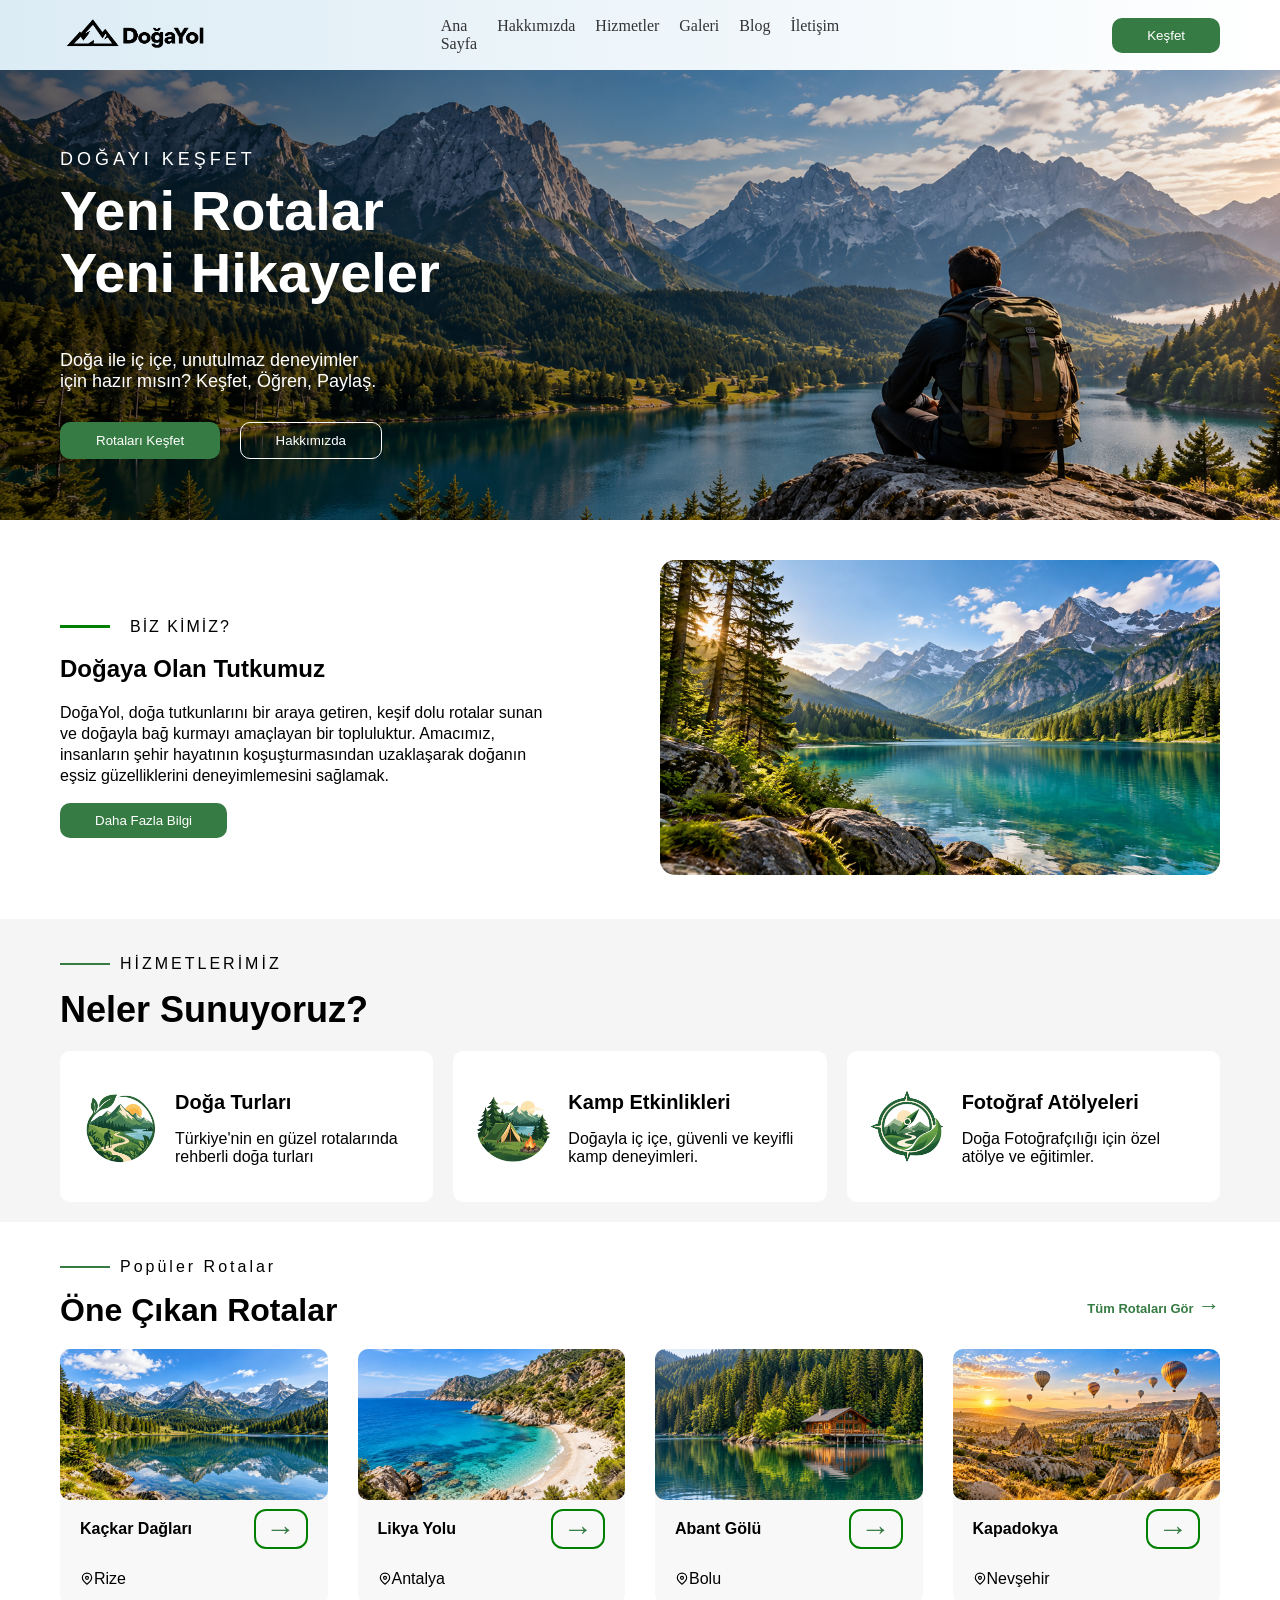
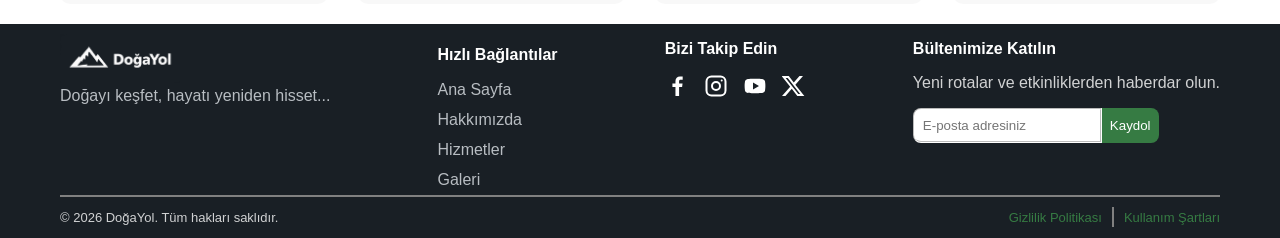
<file: index.html>
<!DOCTYPE html>
<html lang="tr">

<head>
    <meta charset="UTF-8">
    <meta name="viewport" content="width=device-width, initial-scale=1.0">
    <title>Doğa Yol</title>
    <link rel="stylesheet" href="./css/nav_bar_style.css">
    <link rel="stylesheet" href="./css/hero_section_style.css">
    <link rel="stylesheet" href="./css/about_section_style.css">
    <link rel="stylesheet" href="./css/services_section_style.css">
    <link rel="stylesheet" href="./css/route_section_style.css">
    <link rel="stylesheet" href="./css/footer_style.css">
    <link rel="stylesheet" href="./css/media.css">
</head>

<body style="margin: 0px;">
    <nav class="navbar">
        <span class="logo">
            <img src="./pictures/DogaYol_Logo.png" alt="Doğa Yol">
        </span>

        <div class="menu">
            <a href="#">Ana Sayfa</a>
            <a href="#">Hakkımızda</a>
            <a href="#">Hizmetler</a>
            <a href="#">Galeri</a>
            <a href="#">Blog</a>
            <a href="#">İletişim</a>
        </div>

        <div class="nav_right">
            <button class="kesfet-btn">Keşfet</button>
            <button class="hamburger" aria-label="Menüyü Aç">
                <span></span>
                <span></span>
                <span></span>
            </button>
        </div>
    </nav>

    <section class="hero">
        <div class="phrase">

            <p class="phrase-top">DOĞAYI KEŞFET</p>
            <h1>Yeni Rotalar <br>Yeni Hikayeler</h1>

            <p class="phrase-mid">Doğa ile iç içe, unutulmaz deneyimler için hazır mısın? Keşfet, Öğren, Paylaş.</p>

            <div class="hero-buttons">
                <button class="primary-btn">Rotaları Keşfet</button>
                <button class="secondary-btn">Hakkımızda</button>
            </div>

        </div>
    </section>

    <section class="about">

        <div class="about-body">
            <p class="about-top">
                <span></span>
                BİZ KİMİZ?
            </p>

            <h2>Doğaya Olan Tutkumuz</h2>

            <p class="about-phrase">
                DoğaYol, doğa tutkunlarını bir araya getiren,
                keşif dolu rotalar sunan ve doğayla bağ kurmayı amaçlayan bir topluluktur.
                Amacımız, insanların şehir hayatının koşuşturmasından uzaklaşarak doğanın eşsiz
                güzelliklerini deneyimlemesini sağlamak.
            </p>

            <button class="about-button">Daha Fazla Bilgi</button>
        </div>

        <div class="about-image">
            <img src="./pictures/Turkuaz Göl ve Dağların Huzuru.png" alt="Huzuru Keşfet">
        </div>

    </section>

    <section class="services">

        <div class="services-başlıklar">
            <div class="services-bslk1">
                <span></span>
                <p> HİZMETLERİMİZ </p>
            </div>

            <h3 class="services-bslk2"> Neler Sunuyoruz? </h3>
        </div>

        <div class="services-cards">

            <div class="card1 card">
                <img src="./pictures/Doğa Turları.png" alt="Doğa Turları">
                <div>
                    <p class="card-bslk">Doğa Turları</p>
                    <p>Türkiye'nin en güzel rotalarında rehberli doğa turları</p>
                </div>
            </div>

            <div class="card2 card">
                <img src="./pictures/Kamp Turları.png" alt="Kamp Turları">
                <div>
                    <p class="card-bslk"> Kamp Etkinlikleri</p>
                    <p>Doğayla iç içe, güvenli ve keyifli kamp deneyimleri.</p>
                </div>
            </div>

            <div class="card3 card">
                <img src="./pictures/Fotoğraf Atölyeleri.png" alt="Fotoğraf Atölyeleri">
                <div>
                    <p class="card-bslk">Fotoğraf Atölyeleri</p>
                    <p>Doğa Fotoğrafçılığı için özel atölye ve eğitimler.</p>
                </div>
            </div>
        </div>

    </section>

    <section class="route">

        <div class="route-top">

            <div class="top-left">

                <div class="top-left-up">
                    <span></span>
                    <p>Popüler Rotalar</p>
                </div>
                <h4 class="top-left-bot">Öne Çıkan Rotalar</h4>

            </div>

            <div class="top-right">
                <a href="#">Tüm Rotaları Gör</a>
            </div>

        </div>

        <div class="route-bot">

            <div class="route-bot-1 route-card">
                <img src="./pictures/Kaçkar Dağları.png" alt=" Kaçkar Dağları">
                <div class="route-card-heading">
                    <p class="yer">Kaçkar Dağları</p>
                    <a class="route-arrow" href="#" aria-label="Kaçkar Dağları rotasını görüntüle">→</a>
                </div>

                <div class="şehir">
                    <p>Rize</p>
                </div>
            </div>

            <div class="route-bot-2 route-card">
                <img src="./pictures/Likya Yolu.png" alt="Likya Yolu">
                <div class="route-card-heading">
                    <p class="yer">Likya Yolu</p>
                    <a class="route-arrow" href="#" aria-label="Likya Yolu rotasını görüntüle">→</a>
                </div>

                <div class="şehir">
                    <p>Antalya</p>
                </div>
            </div>

            <div class="route-bot-3 route-card">
                <img src="./pictures/Abant Gölü.png" alt="Abant Gölü">
                <div class="route-card-heading">
                    <p class="yer">Abant Gölü</p>
                    <a class="route-arrow" href="#" aria-label="Abant Gölü rotasını görüntüle">→</a>
                </div>

                <div class="şehir">
                    <p>Bolu</p>
                </div>
            </div>

            <div class="route-bot-4 route-card">
                <img src="./pictures/Kapadokya.png" alt="Kapadokya">
                <div class="route-card-heading">
                    <p class="yer">Kapadokya</p>
                    <a class="route-arrow" href="#" aria-label="Kapadokya rotasını görüntüle">→</a>
                </div>

                <div class="şehir">
                    <p>Nevşehir</p>
                </div>
            </div>

        </div>
    </section>

    <footer class="footer">

        <div class="row-1">

            <div class="footer-1">
                <img src="./pictures/DogaYol_Logo_White.png" alt="Doğa Yol">
                <p>Doğayı keşfet, hayatı yeniden hisset...</p>
            </div>

            <div class="footer-2">
                <p class="head">Hızlı Bağlantılar</p>
                <a href="#">Ana Sayfa</a>
                <a href="#">Hakkımızda</a>
                <a href="#">Hizmetler</a>
                <a href="#">Galeri</a>
            </div>

            <div class="footer-3">
                <p class="head">Bizi Takip Edin</p>
                <div id="icons">

                    <a href="#">
                        <img src="./pictures/facebook.svg" alt="facebook">
                    </a>
                    <a href="#">
                        <img id="ig" src="./pictures/instagram.svg" alt="Instagram">
                    </a>
                    <a href="#">
                        <img id="yt" src="./pictures/youtube.svg" alt="YouTube">
                    </a>
                    <a href="#">
                        <img id="x" src="./pictures/x.svg" alt="X">
                    </a>
                </div>
            </div>

            <div class="footer-4">
                <p class="head">Bültenimize Katılın</p>
                <p>Yeni rotalar ve etkinliklerden haberdar olun.</p>

                <div class="panel">
                    <input type="email" placeholder="E-posta adresiniz">
                    <button>Kaydol</button>
                </div>

            </div>
        </div>

        <span class="row-2"> </span>

        <div class="row-3">
            <p> &copy; 2026 DoğaYol. Tüm hakları saklıdır.</p>
            <div class="row-3-right">
                <a href="#">Gizlilik Politikası</a>
                <span></span>
                <a href="#">Kullanım Şartları</a>
            </div>
        </div>

    </footer>



</body>

</html>
</file>
<file: css/nav_bar_style.css>
.navbar {
    padding: 0 60px;
    height: 70px;
    display: flex;
    justify-content: space-between;
    align-items: center;
    position: relative;
    background: linear-gradient(to right, #DCECF5, #FFFFFF);
}

.nav_right {
    display: flex;
    flex: 1;
    justify-content: flex-end;
}

.kesfet-btn {
    background-color: #367B43;
    padding: 10px 35px;
    border-radius: 10px;
    border: none;
    color: white;
    cursor: pointer;
}

/* buton üstüne gelince yazının yeşile dönmesini sağladık */
.kesfet-btn:hover {
    color: #367B43;
    background-color: wheat;
}

.hamburger:focus-visible {
    outline-color: #367B43;
    outline-style: solid;
    outline-width: 2px;
}

.logo {
    flex: 1;
}

.logo img {
    width: 150px;
    height: auto;
}

.menu {
    display: flex;
    gap: 20px;
    justify-content: center;
    flex: 1;
    min-width: 0;
}

.menu a {
    color: #333;
    text-decoration: none;
    font-weight: 500;
}

.hamburger {
    display: none;
    flex-direction: column;
    gap: 5px;
    border: none;
    background-color: transparent;
    padding: 12px;
    cursor: pointer;
}

.hamburger span {
    display: block;
    width: 30px;
    height: 3px;
    background-color: #367B43;
}




/*
section {

    margin-left: 40px;
    background-image: url("../pictures/Dağ Gölüne Bakan Gezgin.png");
    color: aliceblue;
    font-family: 'Montserrat', sans-serif;

    h3 {
        letter-spacing: 3px;
    }

}

#kesfet {



    border-radius: 100px;
    border-style: none;


}

.btn {


    padding: 10px 36px;
    background-color: green;
    border-radius: 10px;
    border-style: none;

}

.btn-primary {

    background-color: rgb(47, 150, 47);
    color: white;
    font-family: "Arial";



}
    */
</file>
<file: css/hero_section_style.css>
.hero {
    height: 450px;
    background-image: linear-gradient(to right, rgba(0,0,0,0.6), transparent) , url(../pictures/Dağ\ Gölüne\ Bakan\ Gezgin.png);
    background-size: cover;
    background-position: center;
    padding: 0px 60px;
    display: flex;
    align-items: center;
}

.hero .phrase {
    color: white;
    font-family: Arial, Helvetica, sans-serif;

}

.phrase-top {
    letter-spacing: 4px;
    font-size: 18px;
    margin-bottom: 10px;
}

.phrase h1 {
    font-size: 56px;
    line-height: 1.1;
    /* Satır aralarındaki boşluğu ayarliyoruz */
    margin-top: 0px;
}

.phrase-mid {
    font-size: 18px;
    max-width: 320px;
    margin-bottom: 30px;
}

.primary-btn {
    background-color: #367B43;
    color: white;
    padding: 10px 35px;
    border-radius: 10px;
    border: 1px solid transparent;
    cursor: pointer;
    margin-right: 7.5px;
}

.primary-btn:hover {
    color: #367B43;
    background-color: wheat;
}

.secondary-btn {
    background-color: transparent;
    color: white;
    padding: 10px 35px;
    border-radius: 10px;
    cursor: pointer;
    border: 1px solid white;
    margin-left: 7.5px;
    

    
}

.secondary-btn:hover {
    color: #367B43;
    background-color: wheat;
}
</file>
<file: css/about_section_style.css>
.about {
    display: flex;
    padding: 40px 60px;
    font-family: Arial, sans-serif;
    align-items: center;
    gap: 40px;

}

.about-body {
    flex: 1;
}

.about-image {
    flex: 1;
}

.about-image img {
    width: 100%;
    height: auto;
    border-radius: 15px;

}


.about-top {
    display: flex;
    align-items: center;
    gap: 20px;
    letter-spacing: 2px;
} 

.about-top span {
    display: block;
    height: 3px;
    width: 50px;
    background-color: green;
}

.about-button {
    background-color: #367B43;
    padding: 10px 35px;
    border-radius: 10px;
    border: none;
    color: white;
    cursor: pointer;
}

.about-button:hover {
    color: #367B43;
    background-color: wheat;
}

.about-phrase {
    line-height: 1.3;
    max-width: 500px;
}
</file>
<file: css/services_section_style.css>
.services {
    display: flex;
    flex-direction: column;


    padding: 20px 60px;
    background-color: rgba(184, 182, 182, 0.144);
    font-family: Arial, Helvetica, sans-serif;
}

.services-cards {
    display: flex;
    gap: 20px;
}

.card {
    display: grid;
    grid-template-columns: 80px 1fr;
    background-color: white;
    column-gap: 15px;
    row-gap: 5px;
    flex: 1;
    padding: 20px;
    align-items: center;
    border-radius: 10px;
   
}
.card-bslk{
    font-size: 20px;
    font-weight: 750;
    margin-bottom: 10px;
   
}

.services-bslk1 {
    display: flex;
    align-items: center;
    gap: 10px;
    letter-spacing: 3px;
}

.services-bslk1 span {
    display: block;
    height: 2px;
    width: 50px;
    background-color: #367B43;
}

.services-bslk2 {
    font-size: 36px;
    margin: 0 0 20px 0px;
    
}
.card img{
    width: 80px;
    height: auto;
}
</file>
<file: css/route_section_style.css>
.route {
    display: flex;
    flex-direction: column;
    padding: 20px 60px;
    font-family: Arial, Helvetica, sans-serif;
}

.route-top {
    display: flex;
    justify-content: space-between;
}

.route-bot {
    display: flex;
    gap: 30px;
    flex: 1;
    min-width: 0;
}

.top-right {
    align-self: flex-end;
    margin-bottom: 30px;
}

.top-right a {
    text-decoration: none;
    color: #367B43;
    font-size: 13px;
    font-weight: 700;
    cursor: pointer;
}

.top-right a:hover {
    border-style: solid;
    border-color: black;
    border-width: 2px;
    padding: 10px 10px;
    border-radius: 6px;
}


.top-right::after {
    content: "\2192";
    font-size: 22px;
    color: #367B43;
}

.top-left-up span {
    display: block;
    height: 2px;
    width: 50px;
    background-color: #367B43;
}

.top-left-bot {
    font-size: 32px;
    margin: 0 0 20px 0;
}

.top-left-up {
    display: flex;
    align-items: center;
    gap: 10px;
    letter-spacing: 3px;
    font-weight: 500;
}

.route-card img {
    border-radius: 10px;
    width: 100%;
    height: auto;

}

.route-card {
    background-color: rgba(128, 128, 128, 0.055);
    border-radius: 10px;
    flex: 1;
    min-width: 0;

    .yer {
        font-weight: 700;
        padding-left: 20px;
        display: flex;
        align-items: center;
    }
}

.şehir {


    p {
        padding-left: 20px;

        &::before {
            content: "";
            background-image: url("../pictures/location.svg");
            background-size: contain;
            background-repeat: no-repeat;
            display: inline-block;
            width: 14px;
            height: 14px;
            vertical-align: -2px;


        }

    }


}

.route-card-heading {
    display: flex;
    align-items: center;
    justify-content: space-between;


    .route-arrow {
        text-decoration: none;
        font-size: 30px;
        color: #367B43;
        border: 2px solid green;
        margin-right: 20px;
        border-radius: 12px;
        padding: 1px 10px;

        &:hover {
            border: 3px solid black;
            
        }

    }

}
</file>
<file: css/footer_style.css>
.footer {
    background-color: #191F25;
    padding: 0 60px;
    color: rgba(255, 255, 255, 0.801);
    font-family: Arial, Helvetica, sans-serif;

    .row-1 {
        display: flex;
        justify-content: space-between;

        .footer-1 {

            img {
                width: 120px;
                height: auto;
                margin-top: 10px;
            }

            p {
                margin-top: 0%;
                font-size: 16px;
                color: #B8BDC2;
            }

        }

        .footer-2 {
            display: flex;
            flex-direction: column;
            font-size: 16px;
            line-height: 30px;


            .head {
                font-weight: 550;
                margin-bottom: 5px;
            }

            a {
                text-decoration: none;
                color: #B8BDC2;
                width: max-content;
                height: max-content;
            }
        }

        .footer-3 {

            #icons {
                display: flex;
                gap: 15px;
                align-items: center;
            }





        }



        .footer-4 {
            .panel {
                display: flex;
                align-items: center;
                gap: 0;

                p {
                    color: #B8BDC2;
                }

                input {
                    border-radius: 8px 0 0 8px;
                    padding: 8px 8px;
                    border-color: rgba(255, 255, 255, 0.801);
                    border-style: groove;
                    width: auto;
                }

                button {
                    border-radius: 0 8px 8px 0;
                    padding: 8px 8px;
                    background-color: #367B43;
                    color: rgba(255, 255, 255, 0.801);
                    border-style: hidden;
                    border-color: #367B43;
                    height: 35px;
                    color: white;
                    width: auto;

                    &:hover {
                        cursor: pointer;

                    }

                }


            }

        }
    }
}

.row-2 {
    display: block;
    height: 2px;
    width: auto;
    background-color: gray;
}

.row-3 {
    display: flex;
    align-items: center;
    justify-content: space-between;
    font-size: 13px;

    .row-3-right {
        display: flex;
        align-items: center;

        span {
            width: 2px;
            height: 20px;
            background-color: gray;
            margin: 5px 10px;

        }

        a {
            text-decoration: none;
            color: #367B43;
        }
    }


}

.head {
    color: white;
    font-weight: 550;

}
</file>
<file: css/media.css>
@media (max-width:900px) {

    .menu {
        display: none;
        position: absolute;
        top: 100%;
        left: 0;
        width: 100%;
        flex-direction: column;
        background-color: white;
        gap: 20px;
        padding: 20px 20px;
        box-sizing: border-box;
        /* kutunun kenarları ile birlikte (PADDİNG) değerleriyle beraber hesaplanmasını sağlar ve ekran dışına taşmasını engeller. */
    }

    .hamburger {
        display: flex;
    }

    .kesfet-btn {
        display: none;
    }

    .navbar {
        padding: 0 20px;
    }

    .hero {
        padding: 60px 20px;
        height: auto;
    }

    .phrase h1 {
        font-size: 36px;

    }

    .phrase-mid {
        font-size: 16px;
    }

    .hero-buttons {
        display: flex;
        flex-direction: column;
        align-items: flex-start;
        gap: 15px;
    }

    .hero-buttons button {
        margin: 0;
    }

    .about {
        flex-direction: column;
        padding: 40px 20px;
    }

    .about-body h2 {
        font-size: 32px;
    }

    .about-top {
        font-size: 13px;
    }

    .route-bot {
        display: grid;
        grid-template-columns: repeat(2, minmax(0, 1fr));

    }

    .route {
        padding: 20px 20px;
    }

    .top-left-up span {
        height: 2px;
        width: 25px;

    }
}

@media(max-width:800px) {
    .services-cards {
        flex-direction: column;
        padding-top: 20px;
    }

    .services-bslk1 {
        font-size: 13px;
    }

    .services {
        padding: 20px 20px;
    }

    .card {
        padding: 15px 20px;
    }

}

@media (max-width:600px) {
    .route-bot {
        grid-template-columns: minmax(0, 1fr);
    }

    .route-top {
        flex-direction: column;

        .top-left-up span {
            width: 20px;
        }

        .top-left-up p {
            letter-spacing: 2px;
            font-size: 15px;
        }

        .top-left-bot {
            font-size: 24px;
        }

        .top-right {
            margin-bottom: 10px;
            border-radius: 10px;
            padding: 3px 5px;

            a {
                font-size: 15px;
            }
        }
    }

    .footer {
        padding: 10px 20px;

        .row-1 {
            display: grid;
            grid-template-columns: repeat(2, 1fr);
            row-gap: 10px;

            .footer-3 #icons {
                display: grid;
                grid-template-columns: repeat(2, 50px);


            }

            .footer-2 {
                line-height: 20px;
            }
            .footer-4{
                grid-column: 1 / -1;
            }


        }
    }
}
</file>
